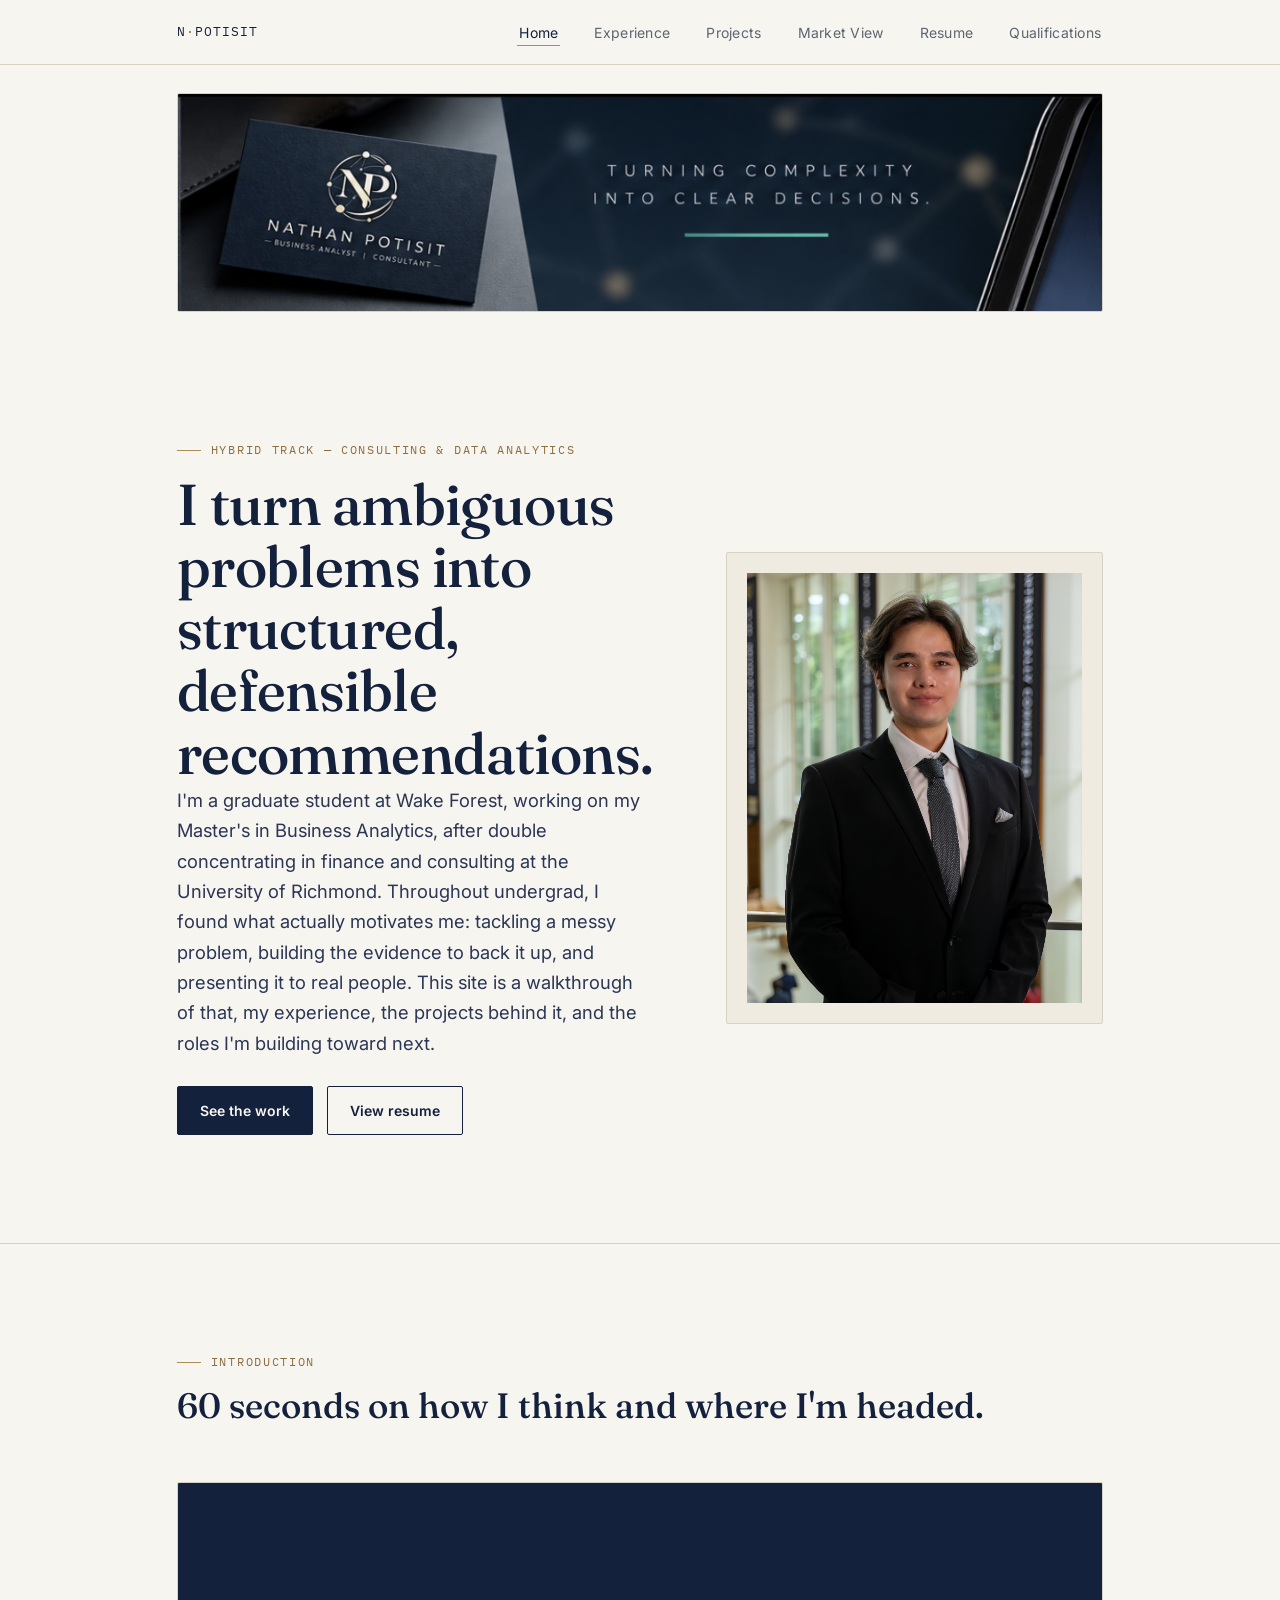
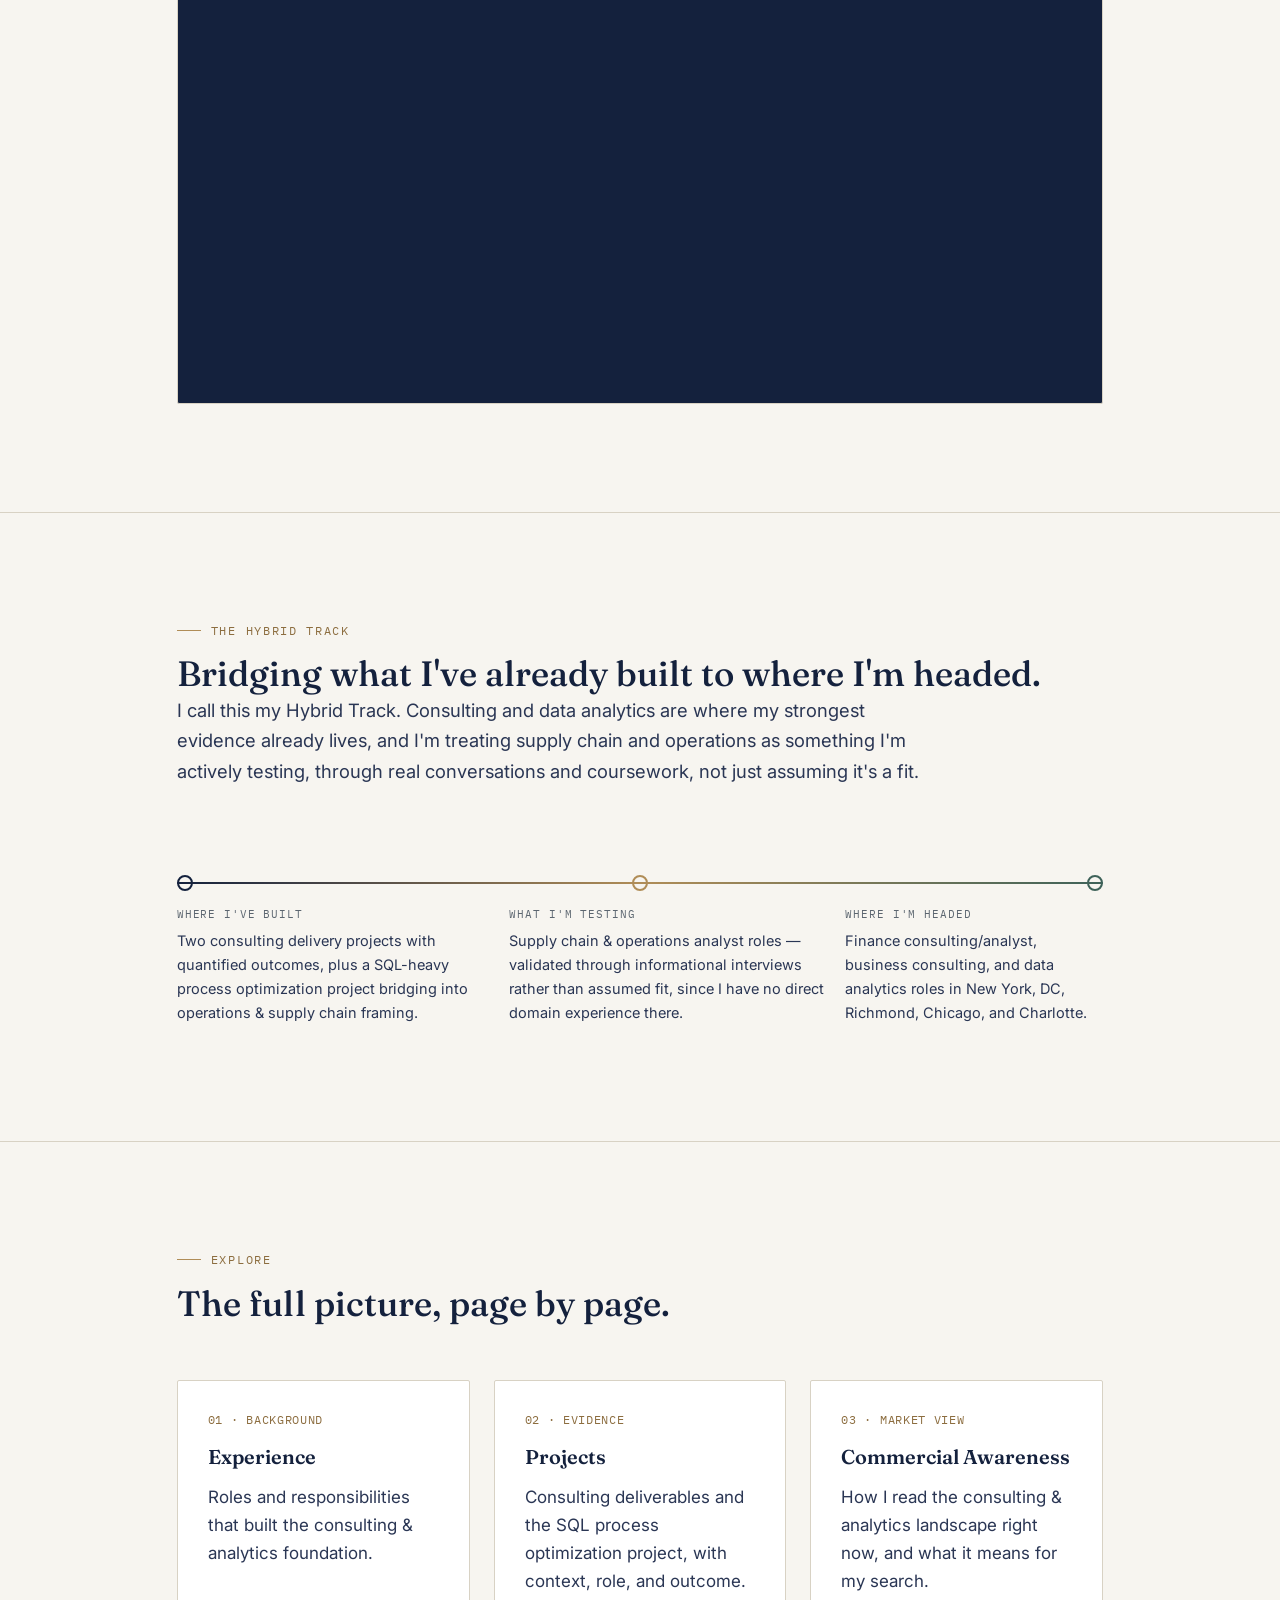
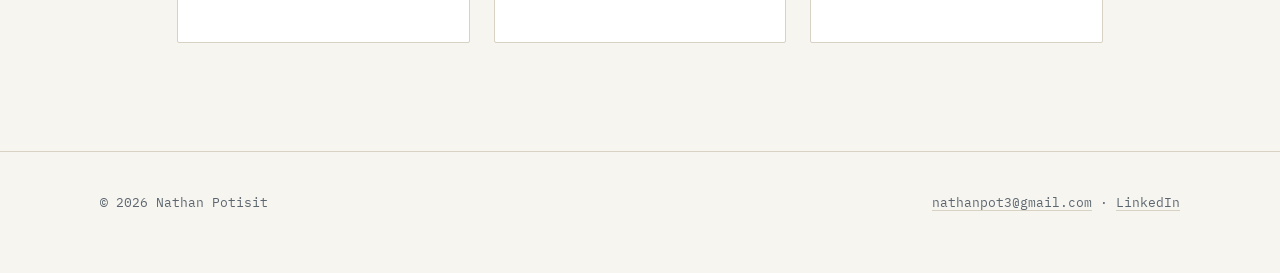
<file: index.html>
<!DOCTYPE html>
<html lang="en">
<head>
<meta charset="UTF-8">
<meta name="viewport" content="width=device-width, initial-scale=1.0">
<title>Nathan Potisit — Consulting &amp; Analytics Portfolio</title>
<meta name="description" content="Hybrid-track portfolio bridging consulting delivery and data analytics experience with target roles in finance consulting, business consulting, and data analytics.">
<link rel="stylesheet" href="style.css">
</head>
<body>

<header class="site-header">
  <nav class="nav">
    <a class="brand" href="index.html">N<span>·</span>Potisit</a>
    <button class="nav-toggle" aria-label="Toggle navigation" aria-expanded="false">MENU</button>
    <ul class="nav-links">
      <li><a href="index.html" aria-current="page">Home</a></li>
      <li><a href="experience.html">Experience</a></li>
      <li><a href="projects.html">Projects</a></li>
      <li><a href="commercial-awareness.html">Market View</a></li>
      <li><a href="resume.html">Resume</a></li>
      <li><a href="qualifications.html">Qualifications</a></li>
    </ul>
  </nav>
</header>
<div class="wrap" style="padding-top:28px;">
  <img src="banner.png" alt="Nathan Potisit — Turning complexity into clear decisions"
       style="width:100%; border-radius:2px; border:1px solid var(--line); display:block;">
</div>
<section class="hero">
  <div class="wrap hero-grid">
    <div>
      <p class="eyebrow">Hybrid Track — Consulting &amp; Data Analytics</p>
      <h1>I turn ambiguous problems into structured, defensible recommendations.</h1>
      <p class="lede">
        I'm a graduate student at Wake Forest, working on my Master's in Business
        Analytics, after double concentrating in finance and consulting at the
        University of Richmond. Throughout undergrad, I found what actually
        motivates me: tackling a messy problem, building the evidence to back it
        up, and presenting it to real people. This site is a walkthrough of that,
        my experience, the projects behind it, and the roles I'm building toward
        next.
      </p>
      <div class="hero-actions">
        <a class="btn btn-primary" href="projects.html">See the work</a>
        <a class="btn btn-ghost" href="resume.html">View resume</a>
      </div>
    </div>
    <div class="hero-photo">
      <img src="headshot.jpg" alt="Nathan headshot">
    </div>
  </div>
</section>

<section id="intro">
  <div class="wrap">
    <div class="section-head">
      <p class="eyebrow">Introduction</p>
      <h2>60 seconds on how I think and where I'm headed.</h2>
    </div>

    <div class="video-frame">
      <iframe
        src="https://www.youtube.com/embed/U5uF3_khJ5M"
        title="Nathan Potisit — Introduction"
        allow="accelerometer; autoplay; clipboard-write; encrypted-media; gyroscope; picture-in-picture"
        allowfullscreen>
      </iframe>
    </div>
  </div>
</section>

<section id="bridge">
  <div class="wrap">
    <div class="section-head">
      <p class="eyebrow">The Hybrid Track</p>
      <h2>Bridging what I've already built to where I'm headed.</h2>
      <p class="lede">
        I call this my Hybrid Track. Consulting and data analytics are where my
        strongest evidence already lives, and I'm treating supply chain and
        operations as something I'm actively testing, through real conversations
        and coursework, not just assuming it's a fit.
      </p>
    </div>

    <div class="bridge">
      <div class="bridge-track"></div>
      <div class="bridge-nodes">
        <span class="bridge-node"></span>
        <span class="bridge-node mid"></span>
        <span class="bridge-node end"></span>
      </div>
      <div class="bridge-labels">
        <div>
          <span class="tag">Where I've built</span>
          <p>Two consulting delivery projects with quantified outcomes, plus a SQL-heavy
          process optimization project bridging into operations &amp; supply chain framing.</p>
        </div>
        <div>
          <span class="tag">What I'm testing</span>
          <p>Supply chain &amp; operations analyst roles &mdash; validated through informational
          interviews rather than assumed fit, since I have no direct domain experience there.</p>
        </div>
        <div>
          <span class="tag">Where I'm headed</span>
          <p>Finance consulting/analyst, business consulting, and data analytics roles in
          New York, DC, Richmond, Chicago, and Charlotte.</p>
        </div>
      </div>
    </div>
  </div>
</section>

<section id="explore">
  <div class="wrap">
    <div class="section-head">
      <p class="eyebrow">Explore</p>
      <h2>The full picture, page by page.</h2>
    </div>
    <div class="grid-3">
      <a class="card" href="experience.html" style="text-decoration:none;">
        <span class="meta">01 &middot; Background</span>
        <h3>Experience</h3>
        <p>Roles and responsibilities that built the consulting &amp; analytics foundation.</p>
      </a>
      <a class="card" href="projects.html" style="text-decoration:none;">
        <span class="meta">02 &middot; Evidence</span>
        <h3>Projects</h3>
        <p>Consulting deliverables and the SQL process optimization project, with context, role, and outcome.</p>
      </a>
      <a class="card" href="commercial-awareness.html" style="text-decoration:none;">
        <span class="meta">03 &middot; Market View</span>
        <h3>Commercial Awareness</h3>
        <p>How I read the consulting &amp; analytics landscape right now, and what it means for my search.</p>
      </a>
    </div>
  </div>
</section>

<footer class="site-footer">
  <div class="footer-inner">
    <span>&copy; 2026 Nathan Potisit </span>
    <span><a href="mailto:nathanpot3@gmail.com">nathanpot3@gmail.com</a> &middot; <a href="https://www.linkedin.com/" target="_blank" rel="noopener">LinkedIn</a></span>
  </div>
</footer>

<script src="nav.js"></script>
</body>
</html>
</file>
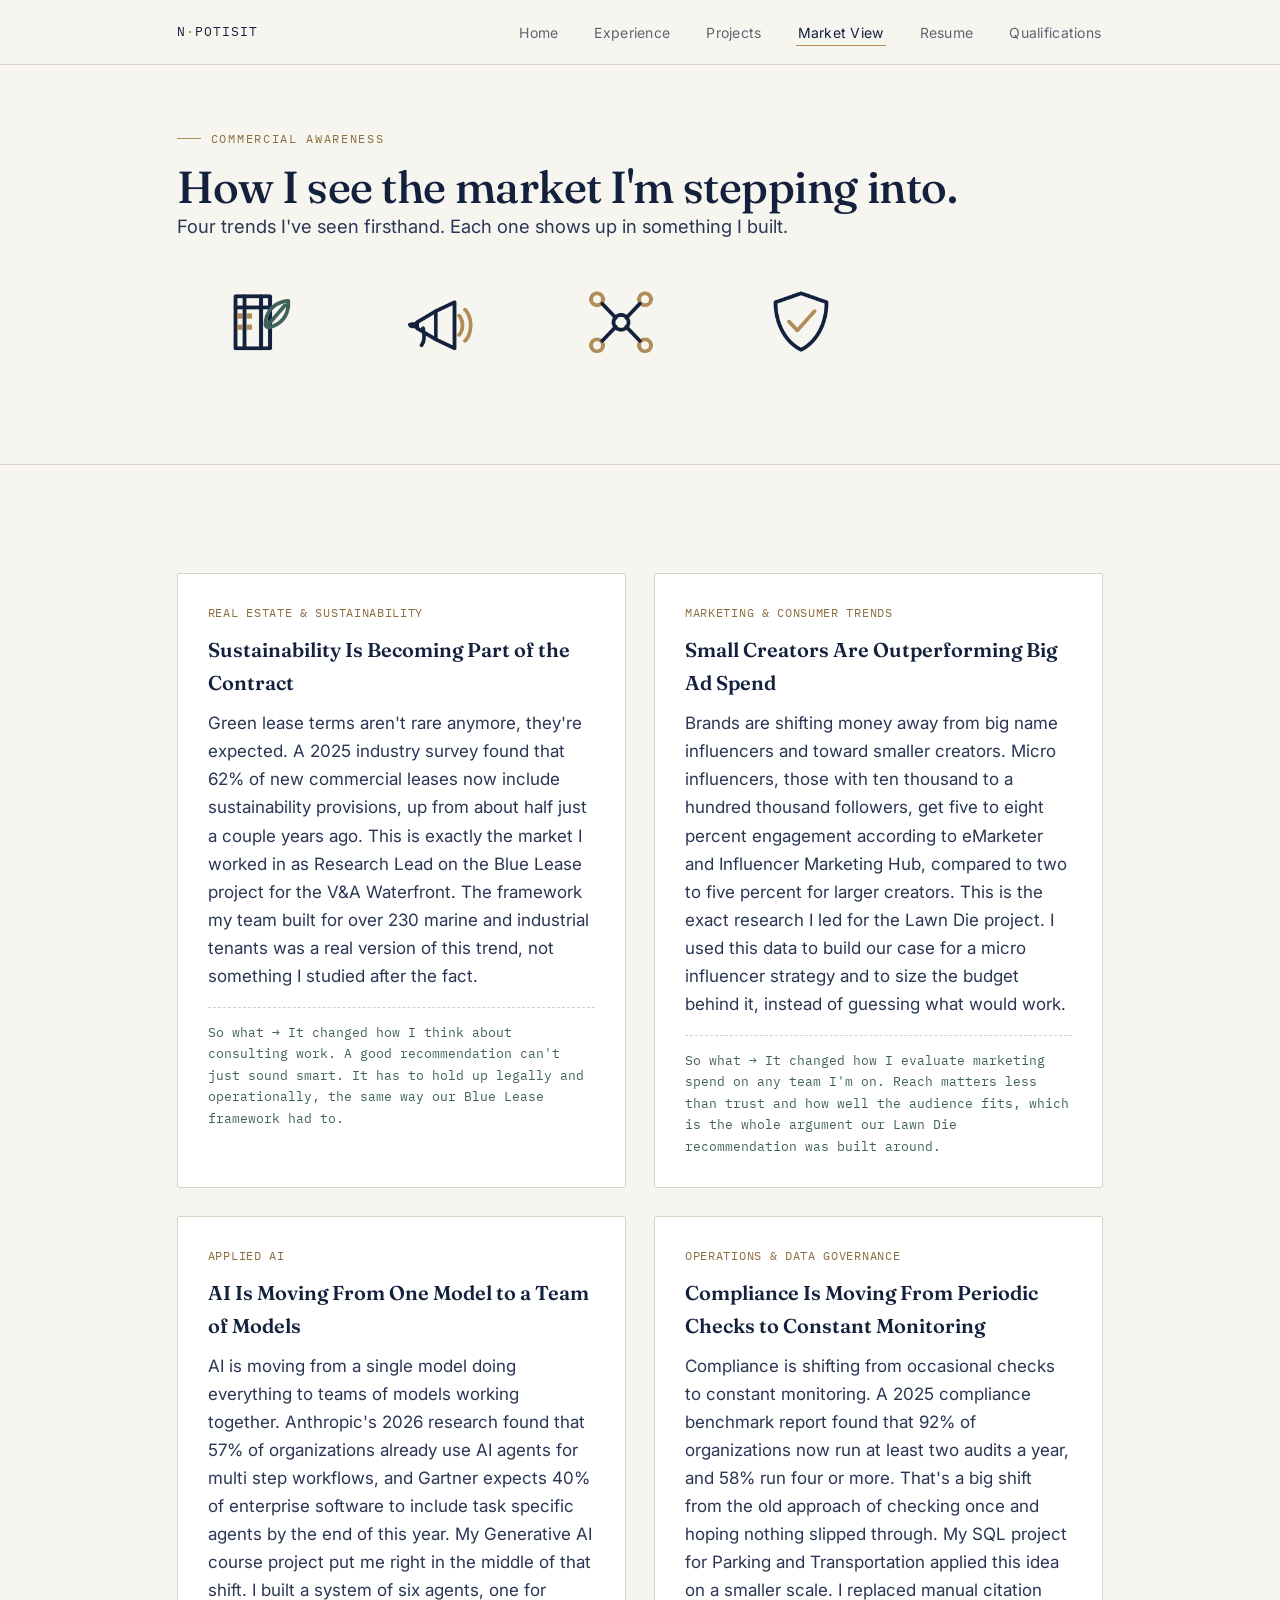
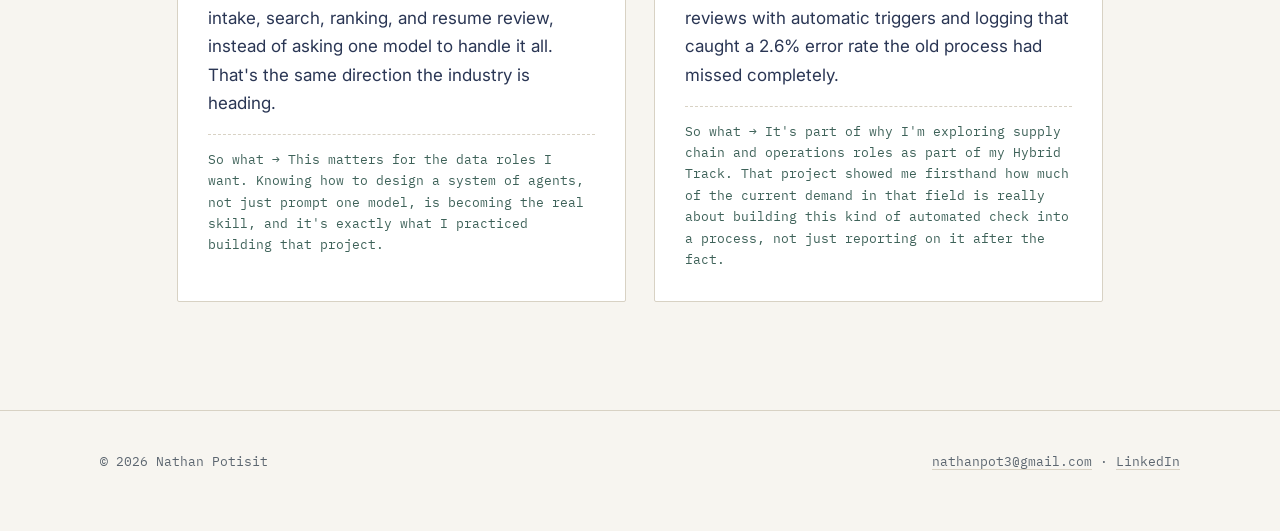
<file: commercial-awareness.html>
<!DOCTYPE html>
<html lang="en">
<head>
<meta charset="UTF-8">
<meta name="viewport" content="width=device-width, initial-scale=1.0">
<title>Commercial Awareness — Nathan Potisit</title>
<link rel="stylesheet" href="style.css">
</head>
<body>

<header class="site-header">
  <nav class="nav">
    <a class="brand" href="index.html">N<span>·</span>Potisit</a>
    <button class="nav-toggle" aria-label="Toggle navigation" aria-expanded="false">MENU</button>
    <ul class="nav-links">
      <li><a href="index.html">Home</a></li>
      <li><a href="experience.html">Experience</a></li>
      <li><a href="projects.html">Projects</a></li>
      <li><a href="commercial-awareness.html" aria-current="page">Market View</a></li>
      <li><a href="resume.html">Resume</a></li>
      <li><a href="qualifications.html">Qualifications</a></li>
    </ul>
  </nav>
</header>
  
<section class="hero" style="padding-top:64px;">
  <div class="wrap">
    <p class="eyebrow">Commercial Awareness</p>
    <h1 style="font-size:clamp(2rem,4vw,2.8rem);">How I see the market I'm stepping into.</h1>
    <p class="lede">Four trends I've seen firsthand. Each one shows up in something I built.</p>
    <img src="commercial-awareness-icons-only-preview.png" style="width:100%; max-width:720px; margin-top:32px; display:block;">
  </div>
</section>
<section>
  <div class="wrap">
    <div class="grid-2">

      <div class="card">
        <span class="meta">Real Estate &amp; Sustainability</span>
        <h3>Sustainability Is Becoming Part of the Contract</h3>
        <p>
          Green lease terms aren't rare anymore, they're expected. A 2025
          industry survey found that 62% of new commercial leases now
          include sustainability provisions, up from about half just a
          couple years ago. This is exactly the market I worked in as
          Research Lead on the Blue Lease project for the V&amp;A
          Waterfront. The framework my team built for over 230 marine
          and industrial tenants was a real version of this trend, not
          something I studied after the fact.
        </p>
        <div class="outcome">So what → It changed how I think about consulting work. A good recommendation can't just sound smart. It has to hold up legally and operationally, the same way our Blue Lease framework had to.</div>
      </div>

      <div class="card">
        <span class="meta">Marketing &amp; Consumer Trends</span>
        <h3>Small Creators Are Outperforming Big Ad Spend</h3>
        <p>
          Brands are shifting money away from big name influencers and
          toward smaller creators. Micro influencers, those with ten
          thousand to a hundred thousand followers, get five to eight
          percent engagement according to eMarketer and Influencer
          Marketing Hub, compared to two to five percent for larger
          creators. This is the exact research I led for the Lawn Die
          project. I used this data to build our case for a micro
          influencer strategy and to size the budget behind it, instead
          of guessing what would work.
        </p>
        <div class="outcome">So what → It changed how I evaluate marketing spend on any team I'm on. Reach matters less than trust and how well the audience fits, which is the whole argument our Lawn Die recommendation was built around.</div>
      </div>

      <div class="card">
        <span class="meta">Applied AI</span>
        <h3>AI Is Moving From One Model to a Team of Models</h3>
        <p>
          AI is moving from a single model doing everything to teams of
          models working together. Anthropic's 2026 research found that
          57% of organizations already use AI agents for multi step
          workflows, and Gartner expects 40% of enterprise software to
          include task specific agents by the end of this year. My
          Generative AI course project put me right in the middle of
          that shift. I built a system of six agents, one for intake,
          search, ranking, and resume review, instead of asking one
          model to handle it all. That's the same direction the
          industry is heading.
        </p>
        <div class="outcome">So what → This matters for the data roles I want. Knowing how to design a system of agents, not just prompt one model, is becoming the real skill, and it's exactly what I practiced building that project.</div>
      </div>

      <div class="card">
        <span class="meta">Operations &amp; Data Governance</span>
        <h3>Compliance Is Moving From Periodic Checks to Constant Monitoring</h3>
        <p>
          Compliance is shifting from occasional checks to constant
          monitoring. A 2025 compliance benchmark report found that 92%
          of organizations now run at least two audits a year, and 58%
          run four or more. That's a big shift from the old approach of
          checking once and hoping nothing slipped through. My SQL
          project for Parking and Transportation applied this idea on
          a smaller scale. I replaced manual citation reviews with
          automatic triggers and logging that caught a 2.6% error rate
          the old process had missed completely.
        </p>
        <div class="outcome">So what → It's part of why I'm exploring supply chain and operations roles as part of my Hybrid Track. That project showed me firsthand how much of the current demand in that field is really about building this kind of automated check into a process, not just reporting on it after the fact.</div>
      </div>

    </div>
  </div>
</section>

<footer class="site-footer">
  <div class="footer-inner">
    <span>&copy; 2026 Nathan Potisit</span>
    <span><a href="mailto:nathanpot3@gmail.com">nathanpot3@gmail.com</a> &middot; <a href="https://www.linkedin.com/in/nathan-potisit/" target="_blank" rel="noopener">LinkedIn</a></span>
  </div>
</footer>

<script src="nav.js"></script>
</body>
</html>
</file>
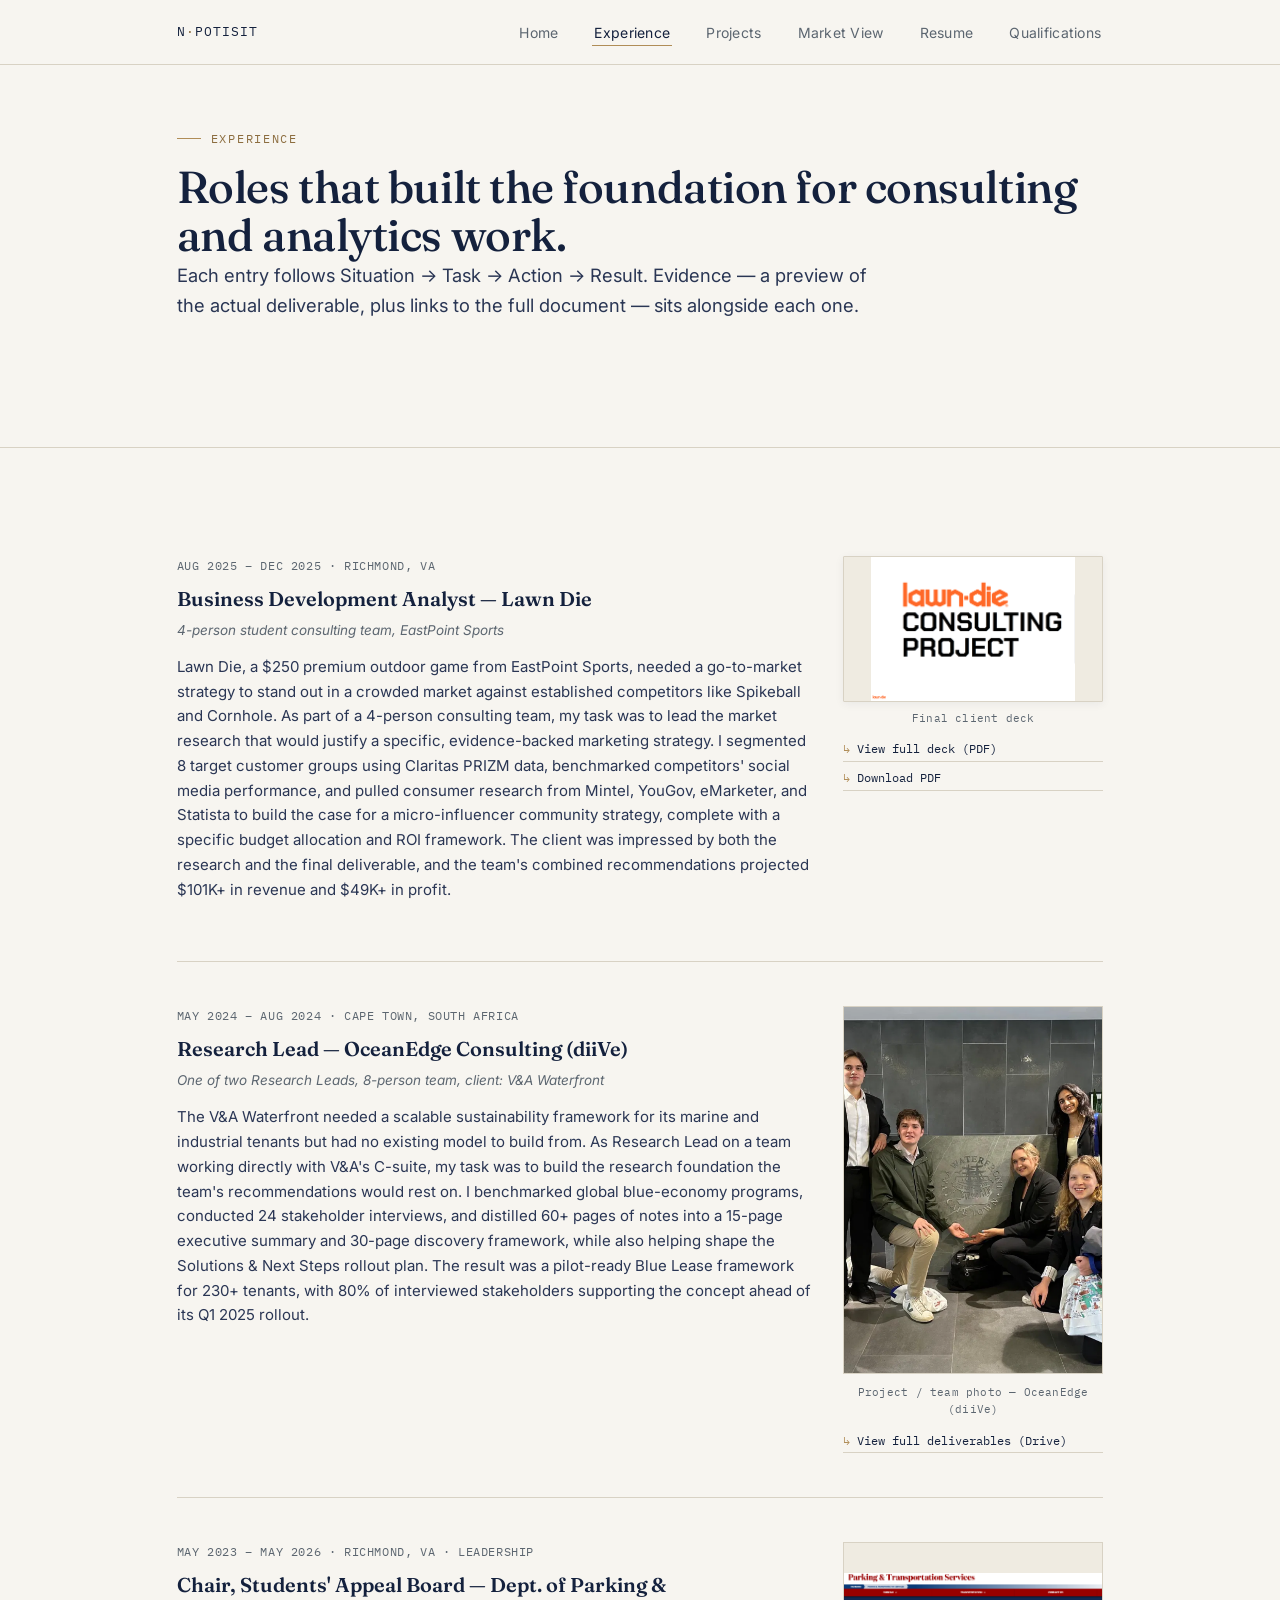
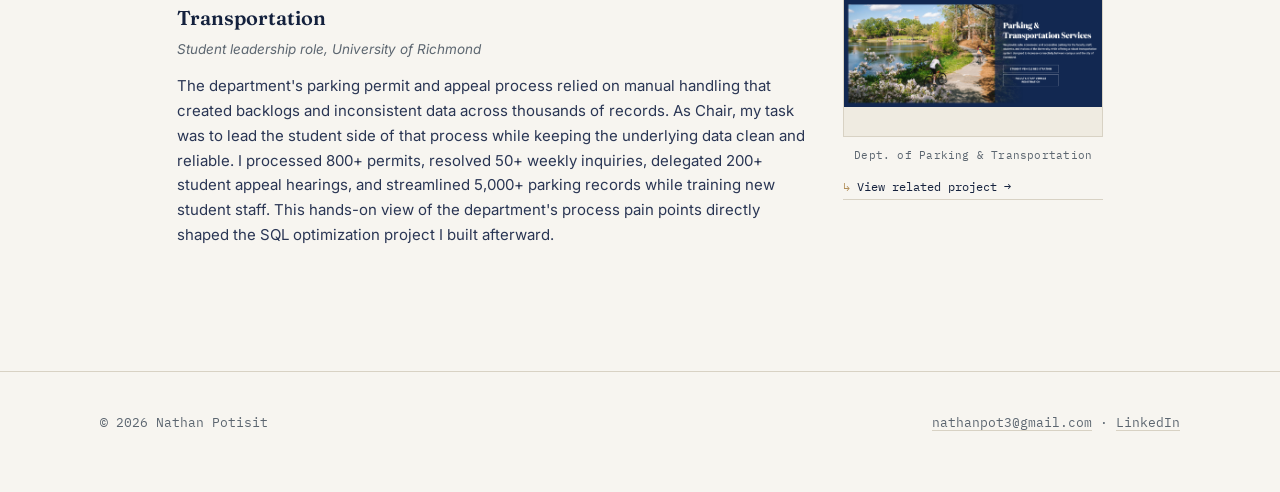
<file: experience.html>
<!DOCTYPE html>
<html lang="en">
<head>
<meta charset="UTF-8">
<meta name="viewport" content="width=device-width, initial-scale=1.0">
<title>Experience — Nathan Potisit</title>
<link rel="stylesheet" href="style.css">
</head>
<body>

<header class="site-header">
  <nav class="nav">
    <a class="brand" href="index.html">N<span>·</span>Potisit</a>
    <button class="nav-toggle" aria-label="Toggle navigation" aria-expanded="false">MENU</button>
    <ul class="nav-links">
      <li><a href="index.html">Home</a></li>
      <li><a href="experience.html" aria-current="page">Experience</a></li>
      <li><a href="projects.html">Projects</a></li>
      <li><a href="commercial-awareness.html">Market View</a></li>
      <li><a href="resume.html">Resume</a></li>
      <li><a href="qualifications.html">Qualifications</a></li>
    </ul>
  </nav>
</header>

<section class="hero" style="padding-top:64px;">
  <div class="wrap">
    <p class="eyebrow">Experience</p>
    <h1 style="font-size:clamp(2rem,4vw,2.8rem);">Roles that built the foundation for consulting and analytics work.</h1>
    <p class="lede">Each entry follows Situation → Task → Action → Result. Evidence — a preview of the actual deliverable, plus links to the full document — sits alongside each one.</p>
  </div>
</section>

<section>
  <div class="wrap">

    <!-- LAWN DIE -->
    <div class="entry">
      <div class="entry-body">
        <span class="meta">Aug 2025 – Dec 2025 · Richmond, VA</span>
        <h3>Business Development Analyst — Lawn Die</h3>
        <p class="role">4-person student consulting team, EastPoint Sports</p>
        <p>
          Lawn Die, a $250 premium outdoor game from EastPoint Sports, needed a
          go-to-market strategy to stand out in a crowded market against
          established competitors like Spikeball and Cornhole. As part of a
          4-person consulting team, my task was to lead the market research
          that would justify a specific, evidence-backed marketing strategy.
          I segmented 8 target customer groups using Claritas PRIZM data,
          benchmarked competitors' social media performance, and pulled
          consumer research from Mintel, YouGov, eMarketer, and Statista to
          build the case for a micro-influencer community strategy, complete
          with a specific budget allocation and ROI framework. The client was
          impressed by both the research and the final deliverable, and the
          team's combined recommendations projected $101K+ in revenue and
          $49K+ in profit.
        </p>
      </div>
      <div class="evidence">
        <div class="evidence-page landscape contain">
          <img src="lawndie.png" alt="Lawn Die go-to-market strategy deck, cover page">
        </div>
        <p class="evidence-caption">Final client deck</p>
        <div class="evidence-links">
          <a href="assets/projects/lawn-die-deck.pdf" target="_blank" rel="noopener">View full deck (PDF)</a>
          <a href="assets/projects/lawn-die-deck.pdf" download>Download PDF</a>
        </div>
      </div>
    </div>

    <!-- OCEANEDGE / DIIVE -->
    <div class="entry">
      <div class="entry-body">
        <span class="meta">May 2024 – Aug 2024 · Cape Town, South Africa</span>
        <h3>Research Lead — OceanEdge Consulting (diiVe)</h3>
        <p class="role">One of two Research Leads, 8-person team, client: V&amp;A Waterfront</p>
        <p>
          The V&amp;A Waterfront needed a scalable sustainability framework for
          its marine and industrial tenants but had no existing model to build
          from. As Research Lead on a team working directly with V&amp;A's
          C-suite, my task was to build the research foundation the team's
          recommendations would rest on. I benchmarked global blue-economy
          programs, conducted 24 stakeholder interviews, and distilled 60+
          pages of notes into a 15-page executive summary and 30-page
          discovery framework, while also helping shape the Solutions &amp;
          Next Steps rollout plan. The result was a pilot-ready Blue Lease
          framework for 230+ tenants, with 80% of interviewed stakeholders
          supporting the concept ahead of its Q1 2025 rollout.
        </p>
      </div>
      <div class="evidence">
        <div class="evidence-photo">
          <img src="oceanedge-team.png" alt="OceanEdge / V&A Waterfront project team photo">
        </div>
        <p class="evidence-caption">Project / team photo — OceanEdge (diiVe)</p>
        <div class="evidence-links">
          <a href="https://drive.google.com/drive/folders/1F4EQNvW8qn3G2BWq7aF3B8B6098bdLxD?usp=drive_link" target="_blank" rel="noopener">View full deliverables (Drive)</a>
        </div>
      </div>
    </div>

    <!-- CHAIR, STUDENTS' APPEAL BOARD -->
    <div class="entry">
      <div class="entry-body">
        <span class="meta">May 2023 – May 2026 · Richmond, VA · Leadership</span>
        <h3>Chair, Students' Appeal Board — Dept. of Parking &amp; Transportation</h3>
        <p class="role">Student leadership role, University of Richmond</p>
        <p>
          The department's parking permit and appeal process relied on
          manual handling that created backlogs and inconsistent data across
          thousands of records. As Chair, my task was to lead the student
          side of that process while keeping the underlying data clean and
          reliable. I processed 800+ permits, resolved 50+ weekly inquiries,
          delegated 200+ student appeal hearings, and streamlined 5,000+
          parking records while training new student staff. This hands-on
          view of the department's process pain points directly shaped the
          SQL optimization project I built afterward.
        </p>
      </div>
      <div class="evidence">
        <div class="evidence-photo landscape contain">
          <img src="parkingimage.png" alt="University of Richmond Parking & Transportation">
        </div>
        <p class="evidence-caption">Dept. of Parking &amp; Transportation</p>
        <div class="evidence-links">
          <a href="projects.html#sql-project">View related project →</a>
        </div>
      </div>
    </div>

  </div>
</section>

<footer class="site-footer">
  <div class="footer-inner">
    <span>&copy; 2026 Nathan Potisit</span>
    <span><a href="mailto:nathanpot3@gmail.com">nathanpot3@gmail.com</a> &middot; <a href="https://www.linkedin.com/in/nathan-potisit/" target="_blank" rel="noopener">LinkedIn</a></span>
  </div>
</footer>

<script src="nav.js"></script>
</body>
</html>
</file>
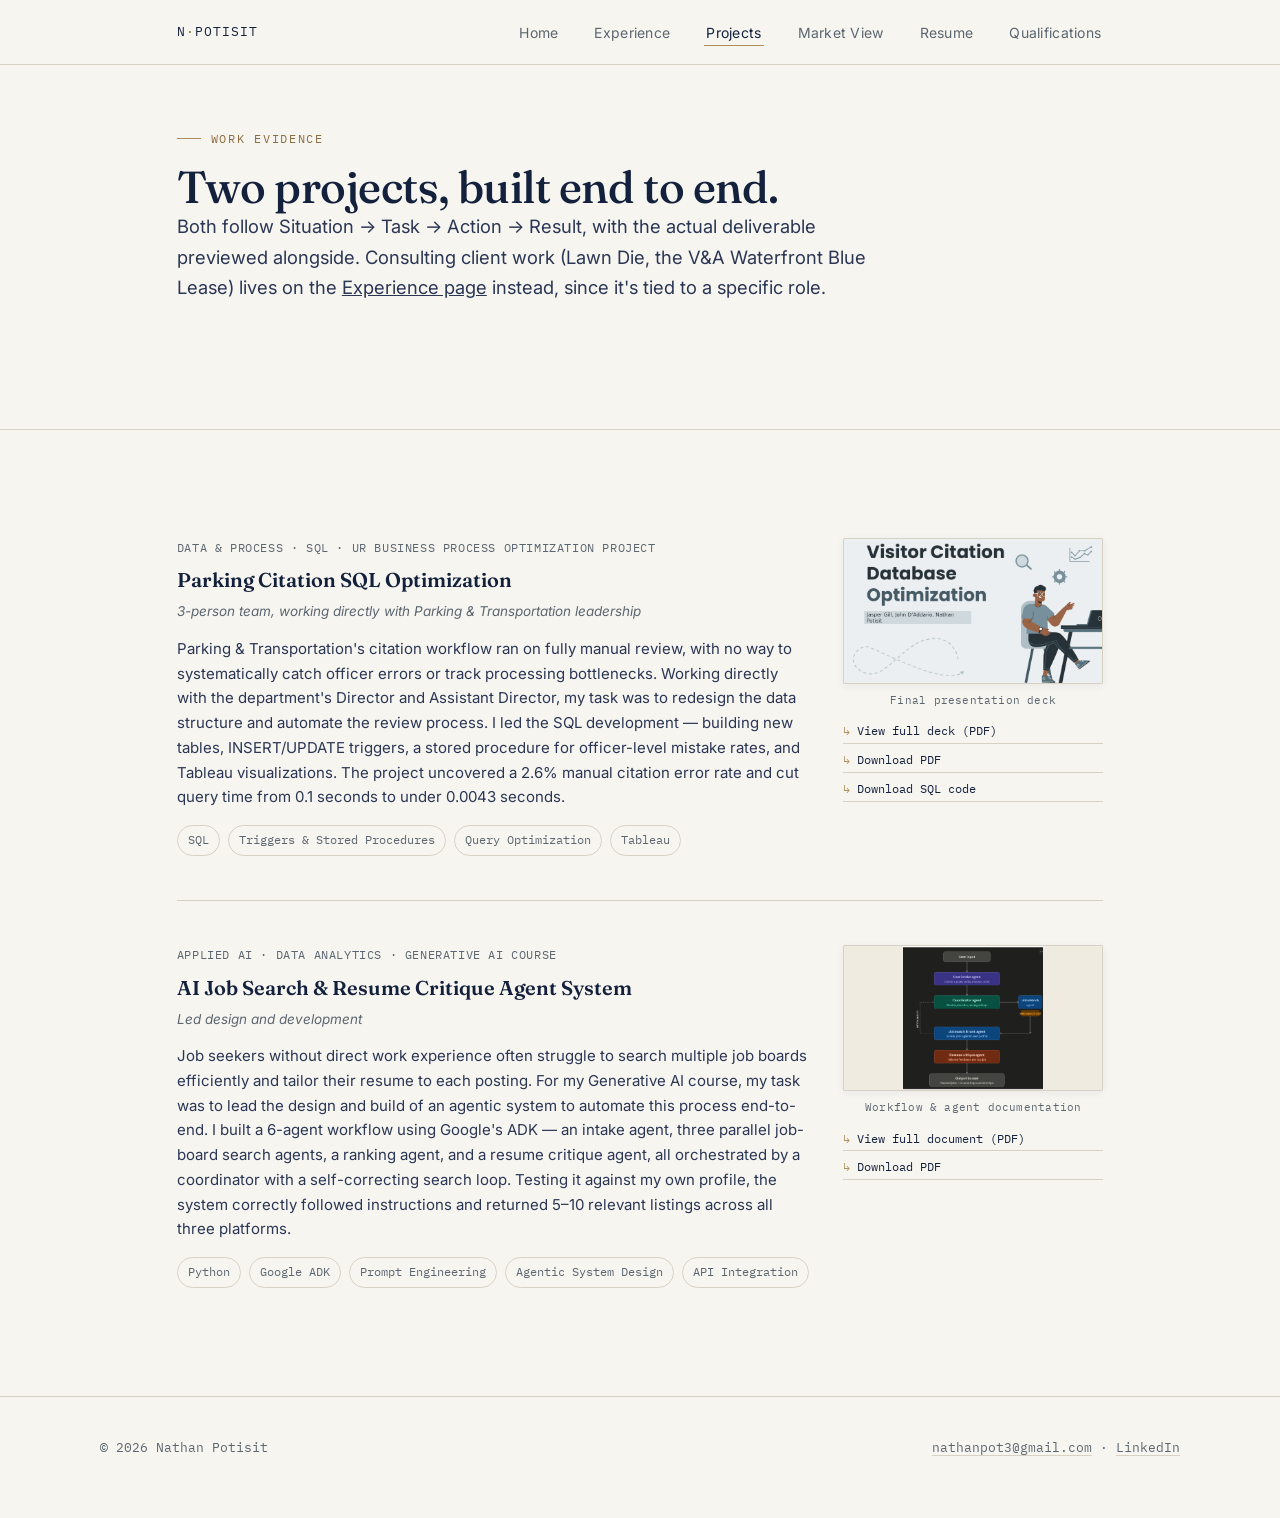
<file: projects.html>
<!DOCTYPE html>
<html lang="en">
<head>
<meta charset="UTF-8">
<meta name="viewport" content="width=device-width, initial-scale=1.0">
<title>Projects — Nathan Potisit</title>
<link rel="stylesheet" href="style.css">
</head>
<body>

<header class="site-header">
  <nav class="nav">
    <a class="brand" href="index.html">N<span>·</span>Potisit</a>
    <button class="nav-toggle" aria-label="Toggle navigation" aria-expanded="false">MENU</button>
    <ul class="nav-links">
      <li><a href="index.html">Home</a></li>
      <li><a href="experience.html">Experience</a></li>
      <li><a href="projects.html" aria-current="page">Projects</a></li>
      <li><a href="commercial-awareness.html">Market View</a></li>
      <li><a href="resume.html">Resume</a></li>
      <li><a href="qualifications.html">Qualifications</a></li>
    </ul>
  </nav>
</header>

<section class="hero" style="padding-top:64px;">
  <div class="wrap">
    <p class="eyebrow">Work Evidence</p>
    <h1 style="font-size:clamp(2rem,4vw,2.8rem);">Two projects, built end to end.</h1>
    <p class="lede">
      Both follow Situation → Task → Action → Result, with the actual
      deliverable previewed alongside. Consulting client work (Lawn Die,
      the V&amp;A Waterfront Blue Lease) lives on the
      <a href="experience.html">Experience page</a> instead, since it's
      tied to a specific role.
    </p>
  </div>
</section>

<section>
  <div class="wrap">

    <!-- SQL PROJECT -->
    <div class="entry" id="sql-project">
      <div class="entry-body">
        <span class="meta">Data &amp; Process · SQL · UR Business Process Optimization Project</span>
        <h3>Parking Citation SQL Optimization</h3>
        <p class="role">3-person team, working directly with Parking &amp; Transportation leadership</p>
        <p>
          Parking &amp; Transportation's citation workflow ran on fully manual
          review, with no way to systematically catch officer errors or
          track processing bottlenecks. Working directly with the
          department's Director and Assistant Director, my task was to
          redesign the data structure and automate the review process. I
          led the SQL development — building new tables, INSERT/UPDATE
          triggers, a stored procedure for officer-level mistake rates,
          and Tableau visualizations. The project uncovered a 2.6% manual
          citation error rate and cut query time from 0.1 seconds to
          under 0.0043 seconds.
        </p>
        <div class="tags">
          <span class="tag-pill">SQL</span>
          <span class="tag-pill">Triggers &amp; Stored Procedures</span>
          <span class="tag-pill">Query Optimization</span>
          <span class="tag-pill">Tableau</span>
        </div>
      </div>
      <div class="evidence">
        <div class="evidence-page landscape">
          <img src="./sql-citation-cover-01.png" alt="Parking citation SQL project deck, cover page" onerror="this.style.display='none'; this.parentElement.insertAdjacentHTML('beforeend','<div class=\'no-doc\'>Image not available</div>');">
        </div>
        <p class="evidence-caption">Final presentation deck</p>
        <div class="evidence-links">
          <a href="./sql-citation-deck.pdf" target="_blank" rel="noopener">View full deck (PDF)</a>
          <a href="./sql-citation-deck.pdf" download>Download PDF</a>
          <a href="./parking-citation-code.sql" download>Download SQL code</a>
        </div>
      </div>
    </div>

    <!-- GENAI AGENT PROJECT -->
    <div class="entry" id="genai-project">
      <div class="entry-body">
        <span class="meta">Applied AI · Data Analytics · Generative AI Course</span>
        <h3>AI Job Search &amp; Resume Critique Agent System</h3>
        <p class="role">Led design and development</p>
        <p>
          Job seekers without direct work experience often struggle to
          search multiple job boards efficiently and tailor their resume
          to each posting. For my Generative AI course, my task was to
          lead the design and build of an agentic system to automate
          this process end-to-end. I built a 6-agent workflow using
          Google's ADK — an intake agent, three parallel job-board search
          agents, a ranking agent, and a resume critique agent, all
          orchestrated by a coordinator with a self-correcting search
          loop. Testing it against my own profile, the system correctly
          followed instructions and returned 5–10 relevant listings
          across all three platforms.
        </p>
        <div class="tags">
          <span class="tag-pill">Python</span>
          <span class="tag-pill">Google ADK</span>
          <span class="tag-pill">Prompt Engineering</span>
          <span class="tag-pill">Agentic System Design</span>
          <span class="tag-pill">API Integration</span>
        </div>
      </div>
      <div class="evidence">
          <div class="evidence-page landscape contain">
            <img src="genai.png" alt="GenAI agent workflow document, cover page">
          </div>
        <p class="evidence-caption">Workflow &amp; agent documentation</p>
        <div class="evidence-links">
          <a href="./genai-agent-workflow.pdf" target="_blank" rel="noopener">View full document (PDF)</a>
          <a href="./genai-agent-workflow.pdf" download>Download PDF</a>
        </div>
      </div>
    </div>

  </div>
</section>

<footer class="site-footer">
  <div class="footer-inner">
    <span>&copy; 2026 Nathan Potisit</span>
    <span><a href="mailto:nathanpot3@gmail.com">nathanpot3@gmail.com</a> &middot; <a href="https://www.linkedin.com/in/nathan-potisit/" target="_blank" rel="noopener">LinkedIn</a></span>
  </div>
</footer>

<script src="nav.js"></script>
</body>
</html>
</file>
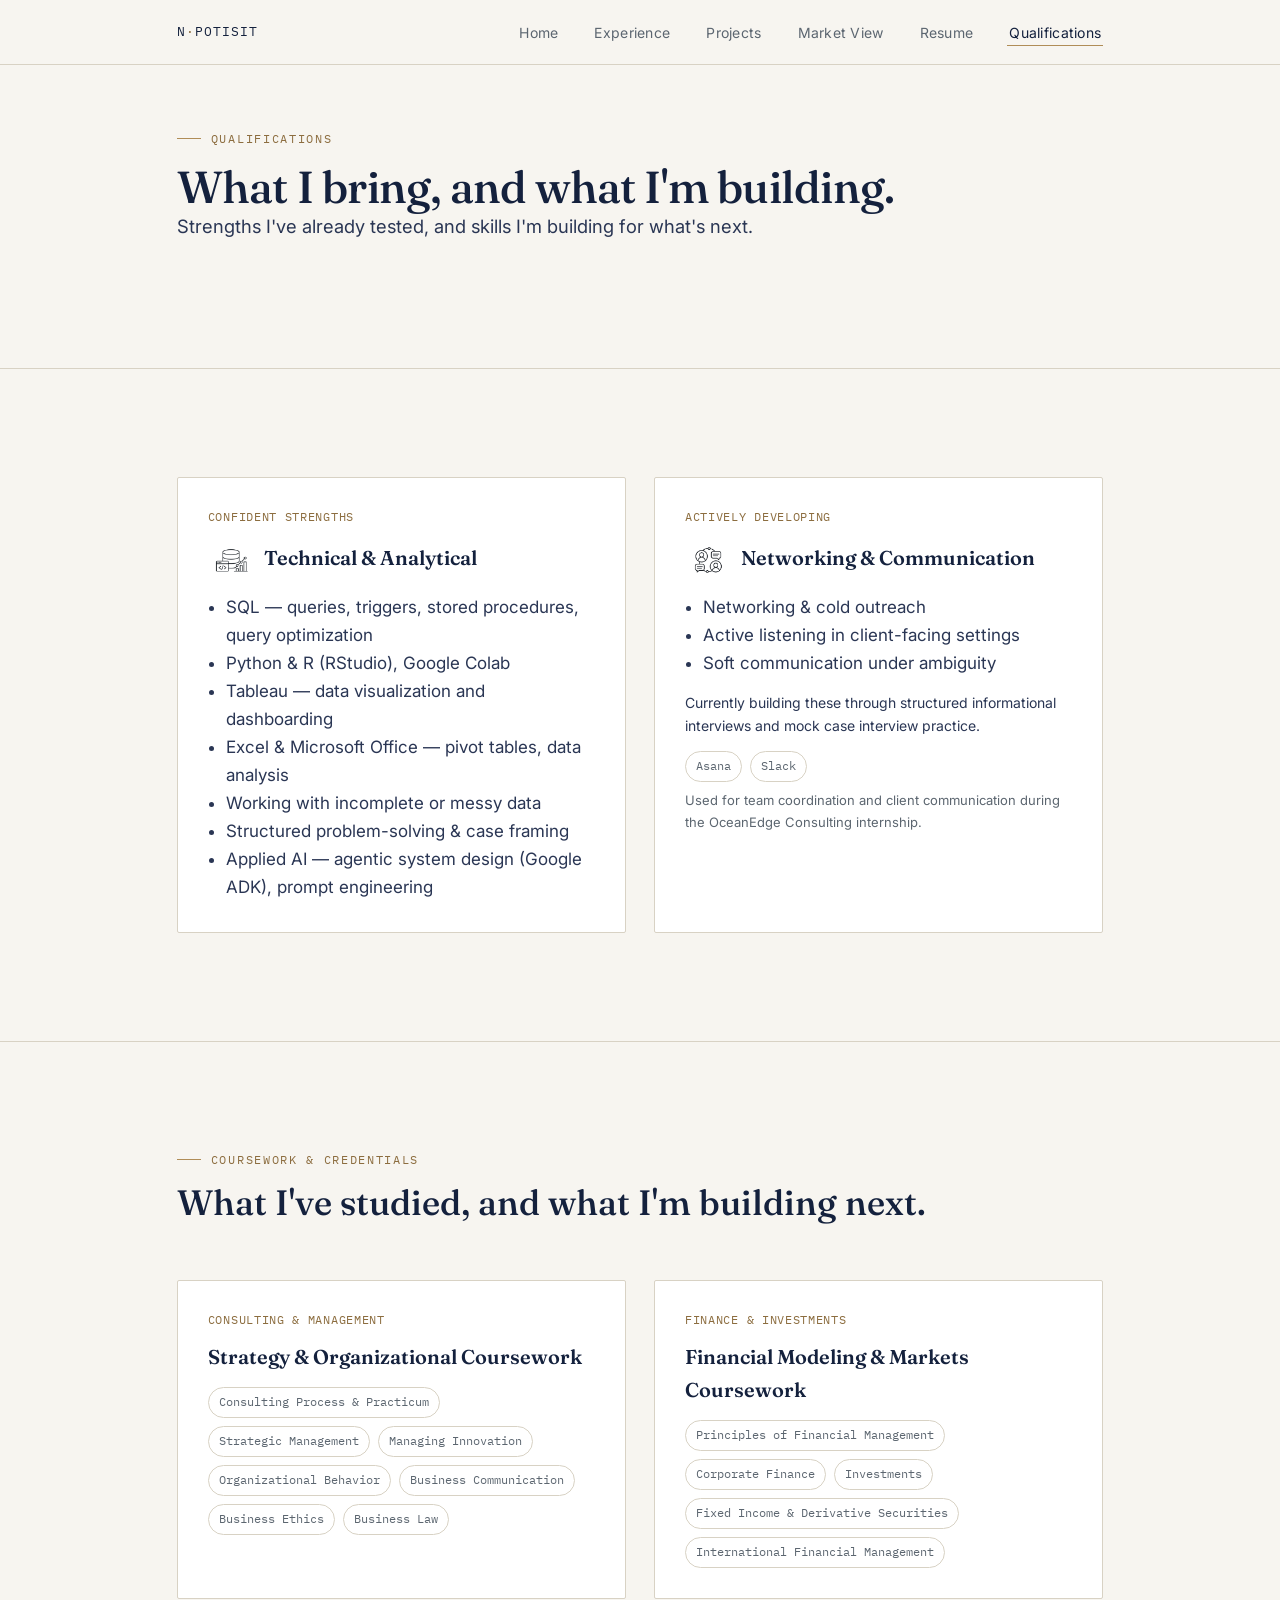
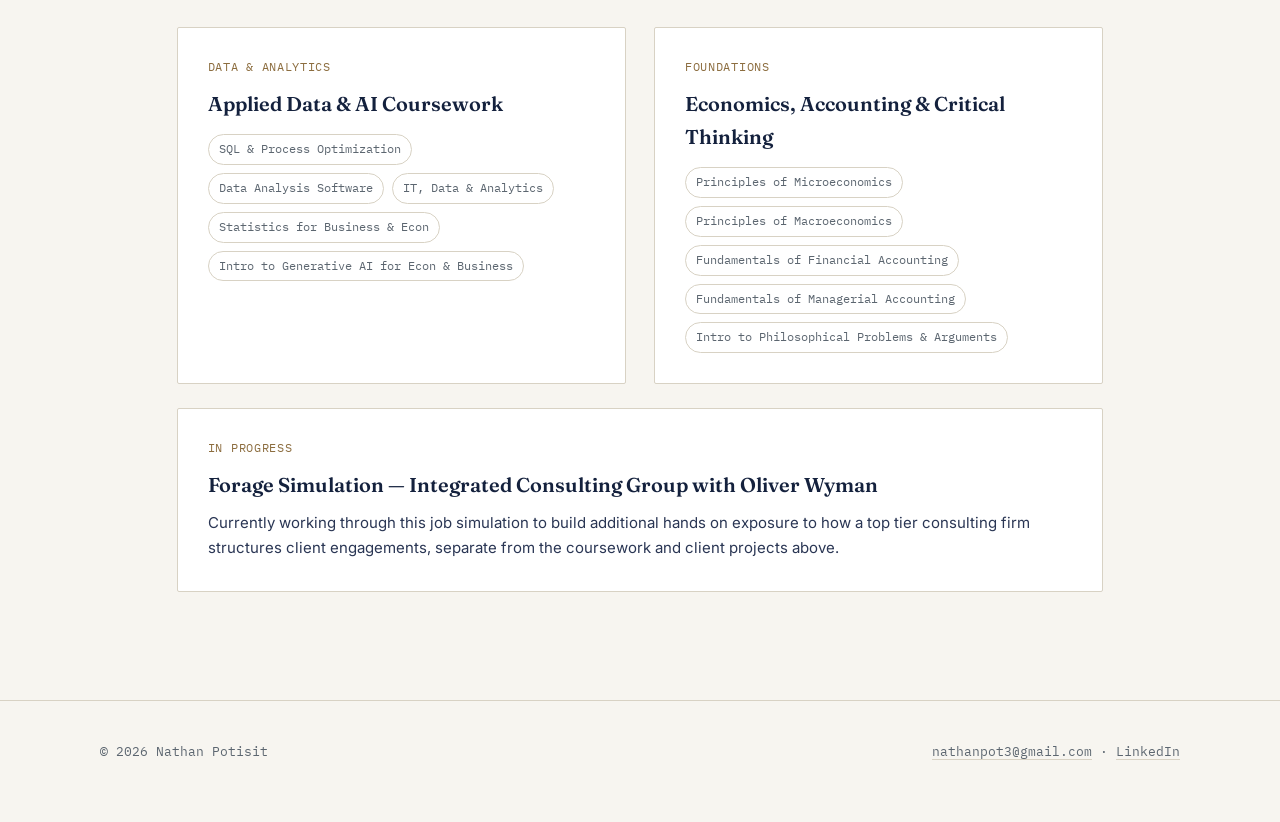
<file: qualifications.html>
<!DOCTYPE html>
<html lang="en">
<head>
<meta charset="UTF-8">
<meta name="viewport" content="width=device-width, initial-scale=1.0">
<title>Qualifications — Nathan Potisit </title>
<link rel="stylesheet" href="style.css">
</head>
<body>

<header class="site-header">
  <nav class="nav">
    <a class="brand" href="index.html">N<span>·</span>Potisit</a>
    <button class="nav-toggle" aria-label="Toggle navigation" aria-expanded="false">MENU</button>
    <ul class="nav-links">
      <li><a href="index.html">Home</a></li>
      <li><a href="experience.html">Experience</a></li>
      <li><a href="projects.html">Projects</a></li>
      <li><a href="commercial-awareness.html">Market View</a></li>
      <li><a href="resume.html">Resume</a></li>
      <li><a href="qualifications.html" aria-current="page">Qualifications</a></li>
    </ul>
  </nav>
</header>

<section class="hero" style="padding-top:64px;">
  <div class="wrap">
    <p class="eyebrow">Qualifications</p>
    <h1 style="font-size:clamp(2rem,4vw,2.8rem);">What I bring, and what I'm building.</h1>
    <p class="lede">Strengths I've already tested, and skills I'm building for what's next.</p>
  </div>
</section>

<section>
  <div class="wrap">
    <div class="grid-2">
      
<div class="card">
  <span class="meta">Confident Strengths</span>
  <h3><img src="icon5.png" class="icon-before" alt="Icon 5">Technical &amp; Analytical</h3>
  <ul style="color:var(--ink-soft); padding-left: 18px; margin:0;">
    <li>SQL — queries, triggers, stored procedures, query optimization</li>
    <li>Python &amp; R (RStudio), Google Colab</li>
    <li>Tableau — data visualization and dashboarding</li>
    <li>Excel &amp; Microsoft Office — pivot tables, data analysis</li>
    <li>Working with incomplete or messy data</li>
    <li>Structured problem-solving &amp; case framing</li>
    <li>Applied AI — agentic system design (Google ADK), prompt engineering</li>
  </ul>
</div>
<div class="card">
  <span class="meta">Actively Developing</span>
  <h3><img src="icon6.png" class="icon-before" alt="Icon 6">Networking &amp; Communication</h3>
  <ul style="color:var(--ink-soft); padding-left: 18px; margin:0;">
    <li>Networking &amp; cold outreach</li>
    <li>Active listening in client-facing settings</li>
    <li>Soft communication under ambiguity</li>
  </ul>
  <p style="margin-top:14px; font-size:14px;">Currently building these through structured informational
  interviews and mock case interview practice.</p>
  <div class="tags" style="margin-top:14px;">
    <span class="tag-pill">Asana</span>
    <span class="tag-pill">Slack</span>
  </div>
  <p style="margin-top:8px; font-size:13px; color:var(--slate);">Used for team coordination and client
  communication during the OceanEdge Consulting internship.</p>
</div>
    </div>
  </div>
</section>
<section>
  <div class="wrap">
    <div class="section-head">
      <p class="eyebrow">Coursework &amp; Credentials</p>
      <h2>What I've studied, and what I'm building next.</h2>
    </div>

    <div class="grid-2">

      <div class="card">
        <span class="meta">Consulting &amp; Management</span>
        <h3>Strategy &amp; Organizational Coursework</h3>
        <div class="tags">
          <span class="tag-pill">Consulting Process &amp; Practicum</span>
          <span class="tag-pill">Strategic Management</span>
          <span class="tag-pill">Managing Innovation</span>
          <span class="tag-pill">Organizational Behavior</span>
          <span class="tag-pill">Business Communication</span>
          <span class="tag-pill">Business Ethics</span>
          <span class="tag-pill">Business Law</span>
        </div>
      </div>

      <div class="card">
        <span class="meta">Finance &amp; Investments</span>
        <h3>Financial Modeling &amp; Markets Coursework</h3>
        <div class="tags">
          <span class="tag-pill">Principles of Financial Management</span>
          <span class="tag-pill">Corporate Finance</span>
          <span class="tag-pill">Investments</span>
          <span class="tag-pill">Fixed Income &amp; Derivative Securities</span>
          <span class="tag-pill">International Financial Management</span>
        </div>
      </div>

      <div class="card">
        <span class="meta">Data &amp; Analytics</span>
        <h3>Applied Data &amp; AI Coursework</h3>
        <div class="tags">
          <span class="tag-pill">SQL &amp; Process Optimization</span>
          <span class="tag-pill">Data Analysis Software</span>
          <span class="tag-pill">IT, Data &amp; Analytics</span>
          <span class="tag-pill">Statistics for Business &amp; Econ</span>
          <span class="tag-pill">Intro to Generative AI for Econ &amp; Business</span>
        </div>
      </div>

      <div class="card">
        <span class="meta">Foundations</span>
        <h3>Economics, Accounting &amp; Critical Thinking</h3>
        <div class="tags">
          <span class="tag-pill">Principles of Microeconomics</span>
          <span class="tag-pill">Principles of Macroeconomics</span>
          <span class="tag-pill">Fundamentals of Financial Accounting</span>
          <span class="tag-pill">Fundamentals of Managerial Accounting</span>
          <span class="tag-pill">Intro to Philosophical Problems &amp; Arguments</span>
        </div>
      </div>

    </div>

    <div class="card" style="margin-top:24px;">
      <span class="meta">In Progress</span>
      <h3>Forage Simulation — Integrated Consulting Group with Oliver Wyman</h3>
      <p style="margin:0; font-size:15px;">
        Currently working through this job simulation to build additional
        hands on exposure to how a top tier consulting firm structures
        client engagements, separate from the coursework and client
        projects above.
      </p>
    </div>

  </div>
</section>

<footer class="site-footer">
  <div class="footer-inner">
    <span>&copy; 2026 Nathan Potisit</span>
    <span><a href="mailto:nathanpot3@gmail.com">nathanpot3@gmail.com</a> &middot; <a href="https://www.linkedin.com/" target="_blank" rel="noopener">LinkedIn</a></span>
  </div>
</footer>

<script src="nav.js"></script>
</body>
</html>
</file>
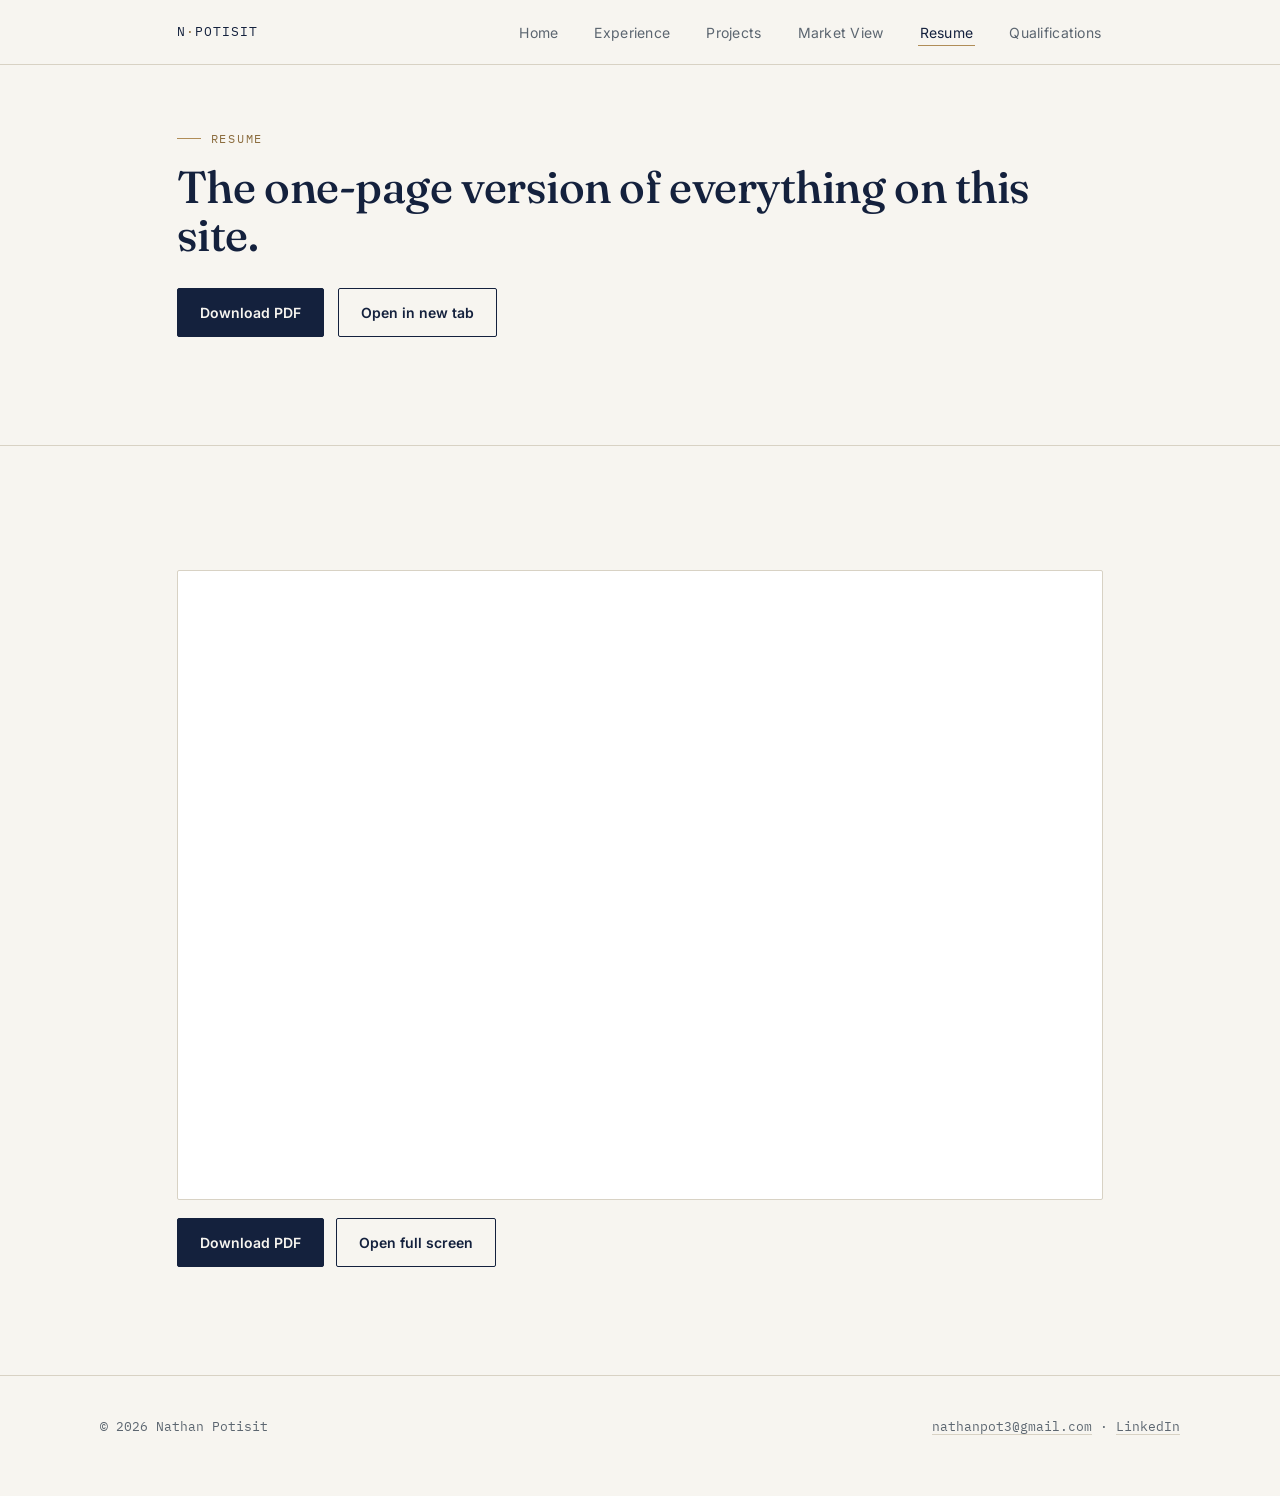
<file: resume.html>
<!DOCTYPE html>
<html lang="en">
<head>
<meta charset="UTF-8">
<meta name="viewport" content="width=device-width, initial-scale=1.0">
<title>Resume — Nathan Potisit</title>
<link rel="stylesheet" href="style.css">
</head>
<body>

<header class="site-header">
  <nav class="nav">
    <a class="brand" href="index.html">N<span>·</span>Potisit</a>
    <button class="nav-toggle" aria-label="Toggle navigation" aria-expanded="false">MENU</button>
    <ul class="nav-links">
      <li><a href="index.html">Home</a></li>
      <li><a href="experience.html">Experience</a></li>
      <li><a href="projects.html">Projects</a></li>
      <li><a href="commercial-awareness.html">Market View</a></li>
      <li><a href="resume.html" aria-current="page">Resume</a></li>
      <li><a href="qualifications.html">Qualifications</a></li>
    </ul>
  </nav>
</header>

<section class="hero" style="padding-top:64px;">
  <div class="wrap">
    <p class="eyebrow">Resume</p>
    <h1 style="font-size:clamp(2rem,4vw,2.8rem);">The one-page version of everything on this site.</h1>
    <div class="hero-actions">
      <a class="btn btn-primary" href="Potisit_Nathan_Resume.pdf" download>Download PDF</a>
      <a class="btn btn-ghost" href="Potisit_Nathan_Resume.pdf" target="_blank" rel="noopener">Open in new tab</a>
    </div>
  </div>
</section>

<section>
  <div class="wrap">
    <iframe class="doc-viewer" src="Potisit_Nathan_Resume.pdf" title="Nathan Potisit — Resume"></iframe>
    <div class="doc-viewer-actions">
      <a class="btn btn-primary" href="Potisit_Nathan_Resume.pdf" download>Download PDF</a>
      <a class="btn btn-ghost" href="Potisit_Nathan_Resume.pdf" target="_blank" rel="noopener">Open full screen</a>
    </div>
  </div>
</section>

<footer class="site-footer">
  <div class="footer-inner">
    <span>&copy; 2026 Nathan Potisit</span>
    <span><a href="mailto:nathanpot3@gmail.com">nathanpot3@gmail.com</a> &middot; <a href="https://www.linkedin.com/in/nathan-potisit/" target="_blank" rel="noopener">LinkedIn</a></span>
  </div>
</footer>

<script src="nav.js"></script>
</body>
</html>
</file>
<file: style.css>
/* ============================================================
   PURPOSEFUL BRIDGE — token system
   Ink navy + brass accent + warm paper, editorial serif/sans pairing.
   Signature: the "bridge line" — a literal connector between
   past experience and target roles, echoing the Hybrid Track thesis.
   ============================================================ */

@import url('https://fonts.googleapis.com/css2?family=Fraunces:opsz,wght@9..144,400;9..144,500;9..144,600&family=Inter:wght@400;500;600&family=IBM+Plex+Mono:wght@400;500&display=swap');

:root{
  --ink:        #14213D;
  --ink-soft:   #2A3654;
  --paper:      #F7F5F0;
  --paper-dim:  #EFEBE1;
  --brass:      #B08D57;
  --brass-deep: #8C6D3F;
  --pine:       #3E6259;
  --slate:      #5C6670;
  --line:       #D8D2C4;
  --white:      #FFFFFF;

  --display: 'Fraunces', Georgia, serif;
  --body:    'Inter', -apple-system, BlinkMacSystemFont, sans-serif;
  --mono:    'IBM Plex Mono', 'SFMono-Regular', Menlo, monospace;

  --max-w: 1080px;
  --gap-page: clamp(24px, 6vw, 96px);
}

*{ box-sizing: border-box; }
html{ scroll-behavior: smooth; }
body{
  margin:0;
  background: var(--paper);
  color: var(--ink);
  font-family: var(--body);
  font-size: 17px;
  line-height: 1.65;
  -webkit-font-smoothing: antialiased;
}

code, pre { font-family: var(--mono); }

a{ color: inherit; }
img{ max-width: 100%; display:block; }

.wrap{
  max-width: var(--max-w);
  margin: 0 auto;
  padding: 0 var(--gap-page);
}

/* ---------- focus visibility ---------- */
a:focus-visible, button:focus-visible{
  outline: 2px solid var(--brass);
  outline-offset: 3px;
}

/* ---------- header / nav ---------- */
.site-header{
  position: sticky;
  top: 0;
  z-index: 20;
  background: rgba(247,245,240,0.92);
  backdrop-filter: blur(6px);
  border-bottom: 1px solid var(--line);
}
.nav{
  display:flex;
  align-items:center;
  justify-content: space-between;
  padding: 18px var(--gap-page);
  max-width: var(--max-w);
  margin: 0 auto;
}
.brand{
  font-family: var(--mono);
  font-size: 13px;
  letter-spacing: 0.08em;
  text-transform: uppercase;
  text-decoration: none;
  color: var(--ink);
}
.brand span{ color: var(--brass-deep); }

.nav-links{
  display:flex;
  gap: clamp(14px, 2.5vw, 32px);
  list-style:none;
  margin:0; padding:0;
}
.nav-links a{
  text-decoration:none;
  font-size: 14px;
  letter-spacing: 0.02em;
  color: var(--slate);
  padding: 4px 2px;
  border-bottom: 1px solid transparent;
  transition: color .15s ease, border-color .15s ease;
}
.nav-links a:hover,
.nav-links a[aria-current="page"]{
  color: var(--ink);
  border-bottom-color: var(--brass);
}
.nav-toggle{
  display:none;
  background:none;
  border:1px solid var(--line);
  border-radius: 4px;
  width: 38px; height: 34px;
  font-family: var(--mono);
  font-size: 12px;
  color: var(--ink);
  cursor:pointer;
}

@media (max-width: 720px){
  .nav-toggle{ display:block; }
  .nav-links{
    position:absolute;
    top: 100%;
    left:0; right:0;
    background: var(--paper);
    border-bottom: 1px solid var(--line);
    flex-direction: column;
    padding: 8px var(--gap-page) 20px;
    gap: 4px;
    display:none;
  }
  .nav-links.open{ display:flex; }
  .nav-links a{ padding: 10px 0; border-bottom: 1px solid var(--paper-dim); }
}

/* ---------- eyebrow / labels ---------- */
.eyebrow{
  font-family: var(--mono);
  font-size: 12px;
  letter-spacing: 0.14em;
  text-transform: uppercase;
  color: var(--brass-deep);
  display:flex;
  align-items:center;
  gap: 10px;
  margin: 0 0 14px;
}
.eyebrow::before{
  content:"";
  width: 24px; height: 1px;
  background: var(--brass);
}

/* ---------- headings ---------- */
h1,h2,h3{ font-family: var(--display); font-weight: 500; margin: 0; color: var(--ink); }
h1{ font-size: clamp(2.4rem, 5vw, 3.6rem); line-height: 1.08; letter-spacing: -0.01em; }
h2{ font-size: clamp(1.6rem, 3vw, 2.2rem); line-height: 1.15; }
h3{ font-size: 1.25rem; font-weight: 600; }
p{ margin: 0 0 1em; color: var(--ink-soft); }
.lede{ font-size: 1.15rem; color: var(--ink-soft); max-width: 62ch; text-wrap: balance; }

/* ---------- section rhythm ---------- */
section{ padding: clamp(56px, 9vw, 108px) 0; }
section + section{ border-top: 1px solid var(--line); }
.section-head{ margin-bottom: clamp(32px, 5vw, 56px); }

/* ---------- hero ---------- */
.hero{ padding-top: clamp(72px, 12vw, 128px); }
.hero-grid{
  display:grid;
  grid-template-columns: 1fr 1fr;
  gap: clamp(32px, 6vw, 72px);
  align-items:center;
}
@media (max-width: 820px){ .hero-grid{ grid-template-columns: 1fr; } }
.hero-photo{
  aspect-ratio: 4/5;
  background: var(--paper-dim);
  border: 1px solid var(--line);
  border-radius: 2px;
  display:flex; align-items:center; justify-content:center;
  color: var(--slate);
  font-family: var(--mono);
  font-size: 13px;
  text-align:center;
  padding: 20px;
  overflow:hidden;
}
.hero-photo img{
  width:100%;
  height:100%;
  object-fit:cover;
  object-position:40% center;
}
.hero-actions{ display:flex; gap: 14px; margin-top: 28px; flex-wrap:wrap; }

@media (max-width: 420px) {
  .hero-photo img { object-position: 60% center; }
}

/* ---------- buttons ---------- */
.btn{
  display:inline-flex;
  align-items:center;
  gap: 8px;
  padding: 12px 22px;
  font-family: var(--body);
  font-size: 14px;
  font-weight: 600;
  text-decoration:none;
  border-radius: 2px;
  border: 1px solid var(--ink);
  transition: transform .15s ease, background .15s ease, color .15s ease;
}
.btn-primary{ background: var(--ink); color: var(--paper); }
.btn-primary:hover{ background: var(--brass-deep); border-color: var(--brass-deep); transform: translateY(-1px); }
.btn-ghost{ background: transparent; color: var(--ink); }
.btn-ghost:hover{ background: var(--ink); color: var(--paper); transform: translateY(-1px); }

/* ---------- the bridge line (signature element) ---------- */
.bridge{
  position: relative;
  margin: 8px 0 0;
  padding: 40px 0 8px;
}
.bridge-track{
  position: relative;
  height: 2px;
  background: linear-gradient(90deg, var(--ink) 0%, var(--brass) 50%, var(--pine) 100%);
  border-radius: 2px;
}
.bridge-nodes{
  display:flex;
  justify-content: space-between;
  margin-top: -9px;
}
.bridge-node{
  width: 16px; height:16px;
  border-radius: 50%;
  background: var(--paper);
  border: 2px solid var(--ink);
}
.bridge-node.mid{ border-color: var(--brass); }
.bridge-node.end{ border-color: var(--pine); }
.bridge-labels{
  display:flex;
  justify-content: space-between;
  margin-top: 14px;
  gap: 16px;
}
.bridge-labels div{ max-width: 30ch; }
.bridge-labels .tag{
  font-family: var(--mono);
  font-size: 11px;
  letter-spacing: 0.08em;
  text-transform: uppercase;
  color: var(--slate);
  display:block;
  margin-bottom: 6px;
}
.bridge-labels p{ font-size: 14.5px; margin:0; color: var(--ink-soft); }
@media (max-width: 720px){
  .bridge-labels{ flex-direction:column; gap: 22px; }
}

/* ---------- video block ---------- */
.video-frame{
  position: relative;
  width: 100%;
  aspect-ratio: 16/9;
  background: var(--ink);
  border-radius: 2px;
  overflow:hidden;
  border: 1px solid var(--line);
}
.video-frame iframe{
  width:100%; height:100%; border:0;
}
.video-placeholder{
  position:absolute; inset:0;
  display:flex; flex-direction:column; align-items:center; justify-content:center;
  gap: 10px;
  color: var(--paper-dim);
  font-family: var(--mono);
  font-size: 13px;
  text-align:center;
  padding: 24px;
}
.video-placeholder .play{
  width: 52px; height:52px;
  border-radius:50%;
  border: 1px solid var(--paper-dim);
  display:flex; align-items:center; justify-content:center;
  font-size: 18px;
}

/* ---------- project / experience cards ---------- */
.grid-2{ display:grid; grid-template-columns: 1fr 1fr; gap: 28px; }
.grid-3{ display:grid; grid-template-columns: repeat(3,1fr); gap: 24px; }
@media (max-width: 820px){ .grid-2, .grid-3{ grid-template-columns: 1fr; } }

.card{
  border: 1px solid var(--line);
  background: var(--white);
  padding: 30px;
  border-radius: 2px;
  transition: border-color .15s ease, transform .15s ease;
}
.card:hover{ border-color: var(--brass); transform: translateY(-2px); }
.card .meta{
  font-family: var(--mono);
  font-size: 11.5px;
  letter-spacing: 0.06em;
  text-transform: uppercase;
  color: var(--brass-deep);
  margin-bottom: 10px;
  display:block;
}
.card h3{ margin-bottom: 10px; }
.card .role{
  font-size: 13.5px;
  color: var(--slate);
  font-style: italic;
  margin-bottom: 12px;
}
.outcome{
  margin-top: 16px;
  padding-top: 14px;
  border-top: 1px dashed var(--line);
  font-family: var(--mono);
  font-size: 13px;
  color: var(--pine);
}

/* ---------- timeline (experience page) ---------- */
.timeline{ position:relative; padding-left: 28px; }
.timeline::before{
  content:"";
  position:absolute; left:5px; top:6px; bottom:6px;
  width:1px; background: var(--line);
}
.tl-item{ position:relative; padding-bottom: 44px; }
.tl-item:last-child{ padding-bottom: 0; }
.tl-item::before{
  content:"";
  position:absolute; left:-28px; top:6px;
  width:11px; height:11px; border-radius:50%;
  background: var(--paper); border: 2px solid var(--brass);
}
.tl-item .meta{ font-family: var(--mono); font-size: 12px; color: var(--slate); text-transform:uppercase; letter-spacing:.05em; }

/* ---------- placeholder callouts ---------- */
.todo{
  background: #FBF3E7;
  border: 1px dashed var(--brass);
  color: var(--brass-deep);
  font-family: var(--mono);
  font-size: 12.5px;
  padding: 10px 14px;
  border-radius: 2px;
  margin: 10px 0 0;
}

/* ---------- tags ---------- */
.tags{ display:flex; flex-wrap:wrap; gap:8px; margin-top: 14px; }
.tag-pill{
  font-family: var(--mono);
  font-size: 11.5px;
  border: 1px solid var(--line);
  padding: 5px 10px;
  border-radius: 999px;
  color: var(--slate);
}

/* ---------- footer ---------- */
.site-footer{
  border-top: 1px solid var(--line);
  padding: 40px var(--gap-page) 60px;
}
.footer-inner{
  max-width: var(--max-w);
  margin: 0 auto;
  display:flex;
  justify-content: space-between;
  align-items:center;
  flex-wrap: wrap;
  gap: 16px;
  font-family: var(--mono);
  font-size: 12.5px;
  color: var(--slate);
}
.footer-inner a{ text-decoration:none; color: var(--slate); border-bottom: 1px solid var(--line); }
.footer-inner a:hover{ color: var(--ink); border-color: var(--brass); }

/* ---------- entry-with-evidence layout ---------- */
.entry{
  display:grid;
  grid-template-columns: 1fr 260px;
  gap: 32px;
  align-items: start;
  padding-bottom: 44px;
  margin-bottom: 44px;
  border-bottom: 1px solid var(--line);
}
.entry:last-child{ border-bottom:none; margin-bottom:0; padding-bottom:0; }
.entry-body{ min-width:0; }
.entry-body .meta{ font-family: var(--mono); font-size:12px; color:var(--slate); text-transform:uppercase; letter-spacing:.05em; display:block; margin-bottom:6px; }
.entry-body h3{ margin-bottom: 4px; }
.entry-body .role{ font-size:13.5px; color:var(--slate); font-style:italic; margin-bottom:14px; }
.entry-body p{ font-size:15px; }

@media (max-width: 860px){
  .entry{ grid-template-columns: 1fr; }
}

/* ---------- A4 evidence panel ---------- */
.evidence{
  width: 100%;
  max-width: 260px;
  justify-self: end;
}
@media (max-width: 860px){ .evidence{ max-width: 320px; justify-self: start; margin: 0 auto; } }

.evidence-page{
  aspect-ratio: 210 / 297; /* true A4 ratio */
  width: 100%;
  background: var(--white);
  border: 1px solid var(--line);
  box-shadow: 0 2px 10px rgba(20,33,61,0.06);
  overflow: hidden;
  position: relative;
  border-radius: 1px;
}
.evidence-page.landscape{
  aspect-ratio: 16 / 9;
}
.evidence-page img{
  width:100%; height:100%;
  object-fit: cover;
  object-position: 70% center;
  display:block;
}
.evidence-page.contain img{
  object-fit: contain;
  object-position: center;
  background: var(--paper-dim);
}
.evidence-page .no-doc{
  width:100%; height:100%;
  display:flex; align-items:center; justify-content:center;
  padding: 20px;
  text-align:center;
  font-family: var(--mono);
  font-size: 11.5px;
  color: var(--slate);
  background: repeating-linear-gradient(135deg, var(--paper-dim), var(--paper-dim) 8px, var(--paper) 8px, var(--paper) 16px);
}

.evidence-photo{
  aspect-ratio: 210/297;
  width:100%;
  border: 1px solid var(--line);
  overflow:hidden;
  margin-bottom: 10px;
}
.evidence-photo img{ width:100%; height:100%; object-fit:cover; }
.evidence-photo.landscape{ aspect-ratio: 4 / 3; }
.evidence-photo.landscape img{ object-position: center; }
.evidence-photo.contain img{
  object-fit: contain;
  object-position: center;
  background: var(--paper-dim);
}

.evidence-caption{
  font-family: var(--mono);
  font-size: 10.5px;
  color: var(--slate);
  text-align:center;
  margin-top: 8px;
  letter-spacing:.02em;
}
.evidence-links{
  display:flex;
  flex-direction:column;
  gap: 6px;
  margin-top: 12px;
}
.evidence-links a{
  font-family: var(--mono);
  font-size: 12px;
  text-decoration:none;
  color: var(--ink);
  border-bottom: 1px solid var(--line);
  padding-bottom: 2px;
  transition: border-color .15s ease, color .15s ease;
}
.evidence-links a:hover{ border-color: var(--brass); color: var(--brass-deep); }
.evidence-links a::before{ content:"↳ "; color: var(--brass); }

/* ---------- small inline icons ---------- */
.small-icon{ width:48px; height:48px; object-fit:contain; vertical-align:middle; margin-right:10px; }
.icon-before{
  width: clamp(32px, 3.6vw, 48px);
  height: auto;
  object-fit: contain;
  vertical-align: middle;
  margin-right: 10px;
  display: inline-block;
}

/* ---------- card-level landscape photo ---------- */
.card-photo{
  width:100%;
  overflow:hidden;
  border: 1px solid var(--line);
  margin-top: 12px;
}
.card-photo.landscape{ aspect-ratio: 4 / 3; }
.card-photo.landscape img{ width:100%; height:100%; object-fit:cover; display:block; }

/* ---------- full document viewer ---------- */
.doc-viewer{
  width: 100%;
  height: 70vh;
  min-height: 480px;
  border: 1px solid var(--line);
  background: var(--white);
  border-radius: 2px;
  margin-top: 16px;
}
.doc-viewer-actions{ display:flex; gap: 12px; margin-top: 10px; flex-wrap:wrap; }

/* ---------- resume embed ---------- */
.resume-embed{
  width:100%;
  height: 80vh;
  border: 1px solid var(--line);
  background: var(--white);
}

/* ---------- reduced motion ---------- */
@media
</file>
